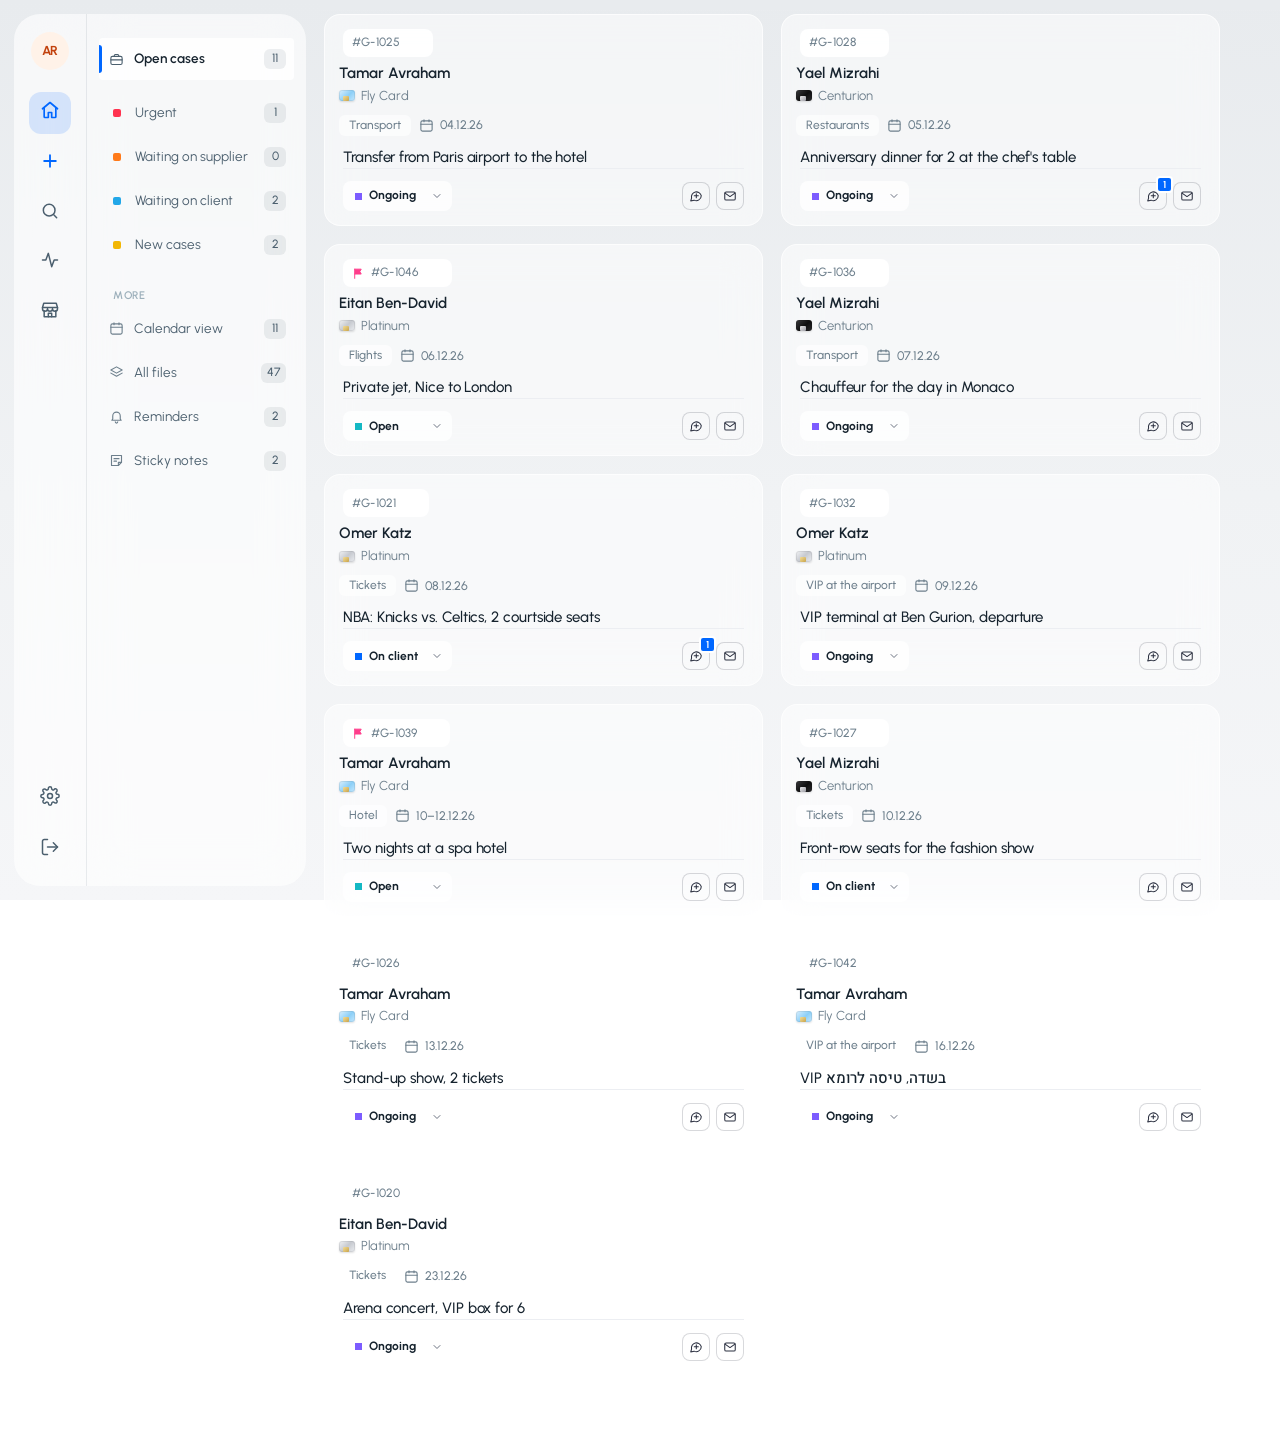
<file: index.html>
<!DOCTYPE html>
<html lang="en">
<head>
<meta charset="UTF-8">
<meta name="viewport" content="width=device-width, initial-scale=1.0, viewport-fit=cover">
<meta name="theme-color" content="#f6f4f2">
<title>Sign in · Gustavo</title>
<link rel="icon" href="favicon.svg" type="image/svg+xml">
<link rel="preconnect" href="https://fonts.googleapis.com">
<link rel="preconnect" href="https://fonts.gstatic.com" crossorigin>
<link href="https://fonts.googleapis.com/css2?family=Inter:wght@400;500;600;700;800&display=swap" rel="stylesheet">
<script>if (location.hash !== "#signin") location.replace("app.html");</script>
<link rel="stylesheet" href="styles.css?v=185">
</head>
<body class="login-page">
<div class="login-shell">
  <!-- Sign in: the fields are there, but nothing has to be typed. -->
  <main class="signin-panel">
    <div class="signin-inner">
      <div class="signin-eyebrow">
        <span>001</span>
        <span>Sign in</span>
      </div>

      <div class="signin-title">
        <h1>Gustavo</h1>
        <img class="app-icon" src="favicon.svg" alt="" width="64" height="64">
      </div>

      <p class="signin-lede">Welcome back. <strong>The concierge team’s CRM: clients, requests, suppliers and follow-ups.</strong></p>

      <!-- The fields are filled in already: Sign in goes straight through, nothing to type. -->
      <form id="loginForm" class="signin-form" novalidate>
        <div class="field">
          <label for="username">Username</label>
          <input id="username" name="username" type="text" autocomplete="username" autocapitalize="none" spellcheck="false" value="admin">
        </div>

        <div class="field">
          <label for="password">Password</label>
          <div class="password-wrap">
            <input id="password" name="password" type="password" autocomplete="current-password" value="12345">
            <button type="button" id="togglePassword" class="toggle-password" aria-label="Show password">Show</button>
          </div>
        </div>

        <label class="switch">
          <input id="remember" type="checkbox" checked>
          <span class="switch-track" aria-hidden="true"><span class="switch-thumb"></span></span>
          <span>Remember me</span>
        </label>

        <button type="submit" class="btn btn-primary btn-block" id="signInBtn">Sign in</button>
      </form>
    </div>
  </main>

  <!-- Brand panel: the logo and what the dashboard is for. -->
  <section class="brand-panel">
    <div class="brand-grid" aria-hidden="true"></div>
    <svg class="brand-logo" viewBox="0 0 100 100" fill="none" stroke-linecap="round" aria-hidden="true">
      <path d="M74.6 32.8 A30 30 0 1 0 78.2 60.3" stroke="currentColor" stroke-width="17"/>
      <path d="M59 56 L78 56" stroke="currentColor" stroke-width="15" opacity="0.7"/>
    </svg>
    <p class="brand-tagline">Gustavo – Concierge Services</p>
  </section>
</div>

<script src="auth.js?v=185"></script>
<script src="login.js?v=185"></script>
</body>
</html>
</file>
<file: styles.css>
:root {
  /* Brand */
  --brand-900: #0041a8;
  --brand-700: #0052cc;
  --brand-500: #0067ff;
  --brand-300: #8fb8ff;
  --brand-100: #d2e3ff;

  /* Surfaces & text (light) */
  --bg: #f5f5f5;
  --surface: #ffffff;
  --border: #e7e7e7;
  --text: #111111;
  --text-muted: #6e6e73;
  --primary: var(--brand-500);
  --primary-hover: var(--brand-700);
  --primary-soft: #e6f0ff;
  --danger: #c0392b;
  --danger-bg: #fbeae8;

  /* Sign-in panel */
  --ink: #f6f4f2;
  --ink-raised: #ffffff;
  --ink-border: #e2ddd7;
  --ink-text: #111111;
  --ink-muted: #6b6b70;

  --radius: 6px;
  --radius-lg: 8px;
  --font: "Inter", -apple-system, BlinkMacSystemFont, "SF Pro Text", "Segoe UI", Roboto, sans-serif;
}

* { box-sizing: border-box; }

body {
  margin: 0;
  font-family: var(--font);
  background: var(--bg);
  color: var(--text);
  min-height: 100vh;
  -webkit-font-smoothing: antialiased;
}

.hidden { display: none !important; }

/* ---------- Buttons ---------- */
.btn {
  border: 1px solid transparent;
  border-radius: 6px;
  cursor: pointer;
  font-family: inherit;
  font-size: 16px;
  font-weight: 600;
  padding: 14px 22px;
  transition: background-color 0.15s ease, transform 0.1s ease;
}

.btn:active { transform: scale(0.98); }

.btn-primary {
  background: var(--primary);
  color: #fff;
}

.btn-primary:hover { background: var(--primary-hover); }

.btn-secondary {
  background: var(--surface);
  border-color: var(--border);
  color: var(--text);
  padding: 9px 16px;
  font-size: 14px;
}

.btn-secondary:hover { background: var(--bg); }

.btn-block { width: 100%; }

/* ---------- Sign-in page ---------- */
.login-page {
  background: var(--ink);
  color: var(--ink-text);
}

.login-shell {
  display: grid;
  grid-template-columns: 1fr 1fr;
  min-height: 100vh;
}

.brand-panel {
  position: relative;
  overflow: hidden;
  background: var(--brand-500);
  display: flex;
  align-items: center;
  justify-content: center;
  padding: 48px;
}

.brand-grid {
  position: absolute;
  inset: 0;
  background-image:
    linear-gradient(to right, rgba(255, 255, 255, 0.09) 1px, transparent 1px),
    linear-gradient(to bottom, rgba(255, 255, 255, 0.09) 1px, transparent 1px);
  background-size: 23% 20%;
  background-position: 12% 12%;
}

.brand-logo {
  position: relative;
  width: min(62%, 420px);
  color: var(--brand-100);
  margin-bottom: 0;
  filter: drop-shadow(0 20px 40px rgba(0, 0, 0, 0.12));
}

.signin-panel {
  display: flex;
  align-items: center;
  justify-content: center;
  padding: 56px 48px;
}

.signin-inner {
  width: 100%;
  max-width: 440px;
}

.signin-eyebrow {
  display: flex;
  justify-content: space-between;
  font-size: 14px;
  color: var(--ink-muted);
  padding-bottom: 14px;
  border-bottom: 1px solid var(--ink-border);
  margin-bottom: 36px;
}

.signin-title {
  display: flex;
  align-items: center;
  justify-content: space-between;
  gap: 16px;
  margin-bottom: 18px;
}

.signin-title h1 {
  margin: 0;
  font-size: clamp(46px, 6vw, 72px);
  font-weight: 700;
  letter-spacing: -0.05em;
  line-height: 1;
  color: #111111;
}

.app-icon {
  width: 64px;
  height: 64px;
  border-radius: 8px;
  box-shadow: 0 6px 18px rgba(0, 103, 255, 0.25);
  flex-shrink: 0;
}

.signin-lede {
  margin: 0 0 32px;
  font-size: 20px;
  font-weight: 400;
  line-height: 1.35;
  color: var(--ink-muted);
}

.signin-lede strong {
  color: var(--ink-text);
  font-weight: 500;
}

.signin-form {
  display: flex;
  flex-direction: column;
  gap: 18px;
}

.field {
  display: flex;
  flex-direction: column;
  gap: 8px;
}

.field label {
  font-size: 14px;
  font-weight: 500;
  color: var(--ink-muted);
}

.field input {
  width: 100%;
  padding: 15px 16px;
  border: 1px solid var(--ink-border);
  border-radius: var(--radius);
  background: var(--ink-raised);
  color: var(--ink-text);
  font-family: inherit;
  font-size: 17px;
  transition: border-color 0.15s ease, box-shadow 0.15s ease;
}

.field input:focus {
  outline: none;
  border-color: var(--brand-500);
  box-shadow: 0 0 0 4px rgba(0, 103, 255, 0.25);
}

.password-wrap { position: relative; }

.password-wrap input { padding-right: 76px; }

.toggle-password {
  position: absolute;
  right: 8px;
  top: 50%;
  transform: translateY(-50%);
  background: none;
  border: none;
  color: var(--brand-500);
  font-family: inherit;
  font-size: 14px;
  font-weight: 600;
  cursor: pointer;
  padding: 8px 10px;
  border-radius: 6px;
}

.toggle-password:hover { background: var(--primary-soft); }

/* iOS-style toggle switch */
.switch {
  display: inline-flex;
  align-items: center;
  gap: 12px;
  font-size: 15px;
  color: var(--ink-muted);
  cursor: pointer;
  user-select: none;
  align-self: flex-start;
}

.switch input {
  position: absolute;
  opacity: 0;
  width: 1px;
  height: 1px;
}

.switch-track {
  position: relative;
  width: 46px;
  height: 28px;
  border-radius: 6px;
  background: var(--ink-border);
  transition: background-color 0.2s ease;
}

.switch-thumb {
  position: absolute;
  top: 3px;
  left: 3px;
  width: 22px;
  height: 22px;
  border-radius: 4px;
  background: #fff;
  box-shadow: 0 2px 4px rgba(0, 0, 0, 0.3);
  transition: transform 0.2s ease;
}

.switch input:checked + .switch-track { background: var(--brand-500); }
.switch input:checked + .switch-track .switch-thumb { transform: translateX(18px); }
.switch input:focus-visible + .switch-track { box-shadow: 0 0 0 4px rgba(0, 103, 255, 0.35); }

.signin-form .btn-primary {
  margin-top: 8px;
  background: var(--brand-500);
}

.signin-form .btn-primary:hover { background: #1f7bff; }

.login-error {
  background: #fff0ea;
  border: 1px solid #ffc9b5;
  color: #d63a0c;
  border-radius: var(--radius);
  padding: 12px 14px;
  font-size: 14px;
  margin-bottom: 18px;
}

.signin-footer {
  margin: 28px 0 0;
  font-size: 14px;
  color: var(--ink-muted);
  text-align: center;
}

@media (max-width: 860px) {
  .login-shell { grid-template-columns: 1fr; }

  /* Stacked on phones: keep the brand banner above the form. */
  .brand-panel {
    order: -1;
    min-height: 260px;
    padding: 32px 16px;
  }

  .brand-logo {
    width: 150px;
    margin-bottom: 0;
  }

  .signin-panel {
    align-items: flex-start;
    padding: 32px 20px calc(32px + env(safe-area-inset-bottom));
  }

  .signin-eyebrow { margin-bottom: 26px; }
  .signin-lede { font-size: 18px; margin-bottom: 26px; }
  .app-icon { width: 52px; height: 52px; border-radius: 8px; }
}


/* Welcome page: one button in, and a line under the logo about what Gustavo is for. */
.brand-panel { flex-direction: column; gap: 28px; }

.brand-tagline {
  position: relative;
  max-width: 440px;
  margin: 0;
  color: #fff;
  font-size: 21px;
  font-weight: 500;
  line-height: 1.4;
  text-align: center;
  text-wrap: balance;
}

.enter-btn { display: block; text-align: center; text-decoration: none; }

@media (max-width: 860px) {
  .brand-tagline { font-size: 16px; }
}
</file>
